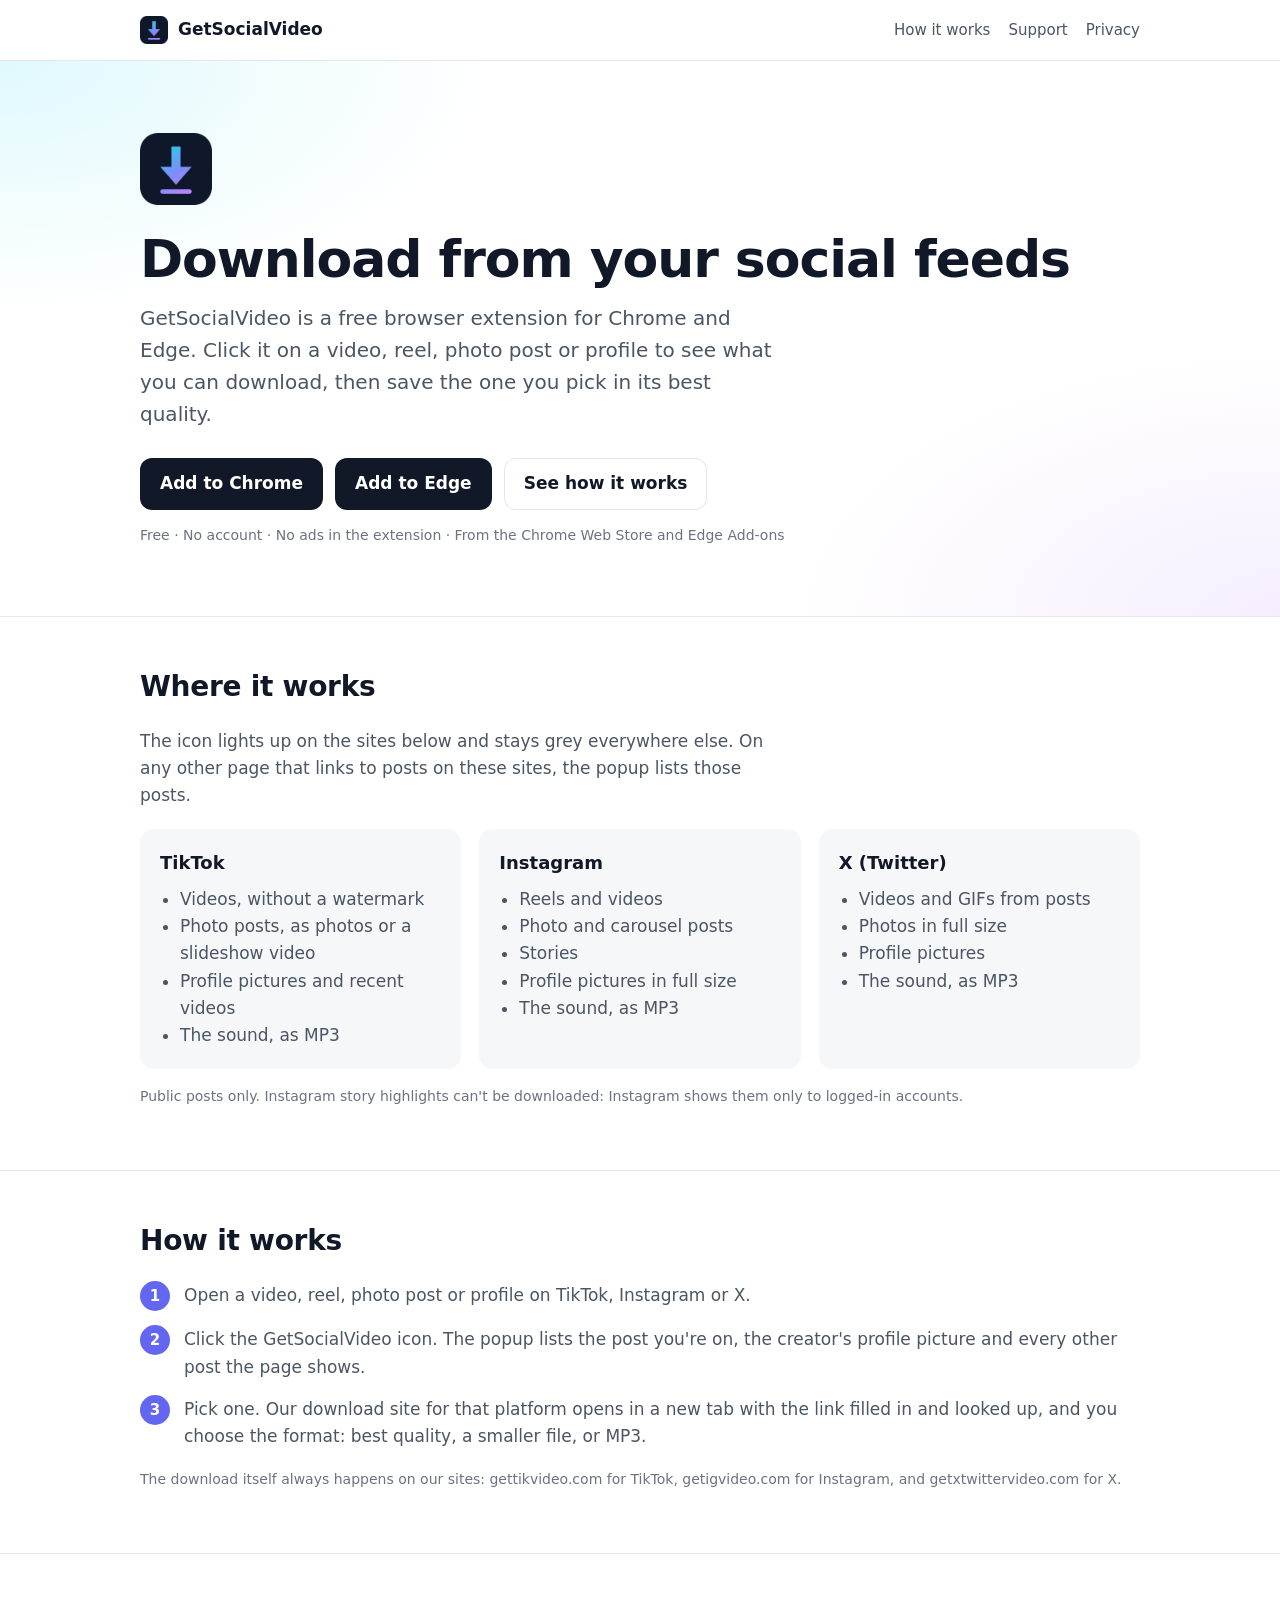
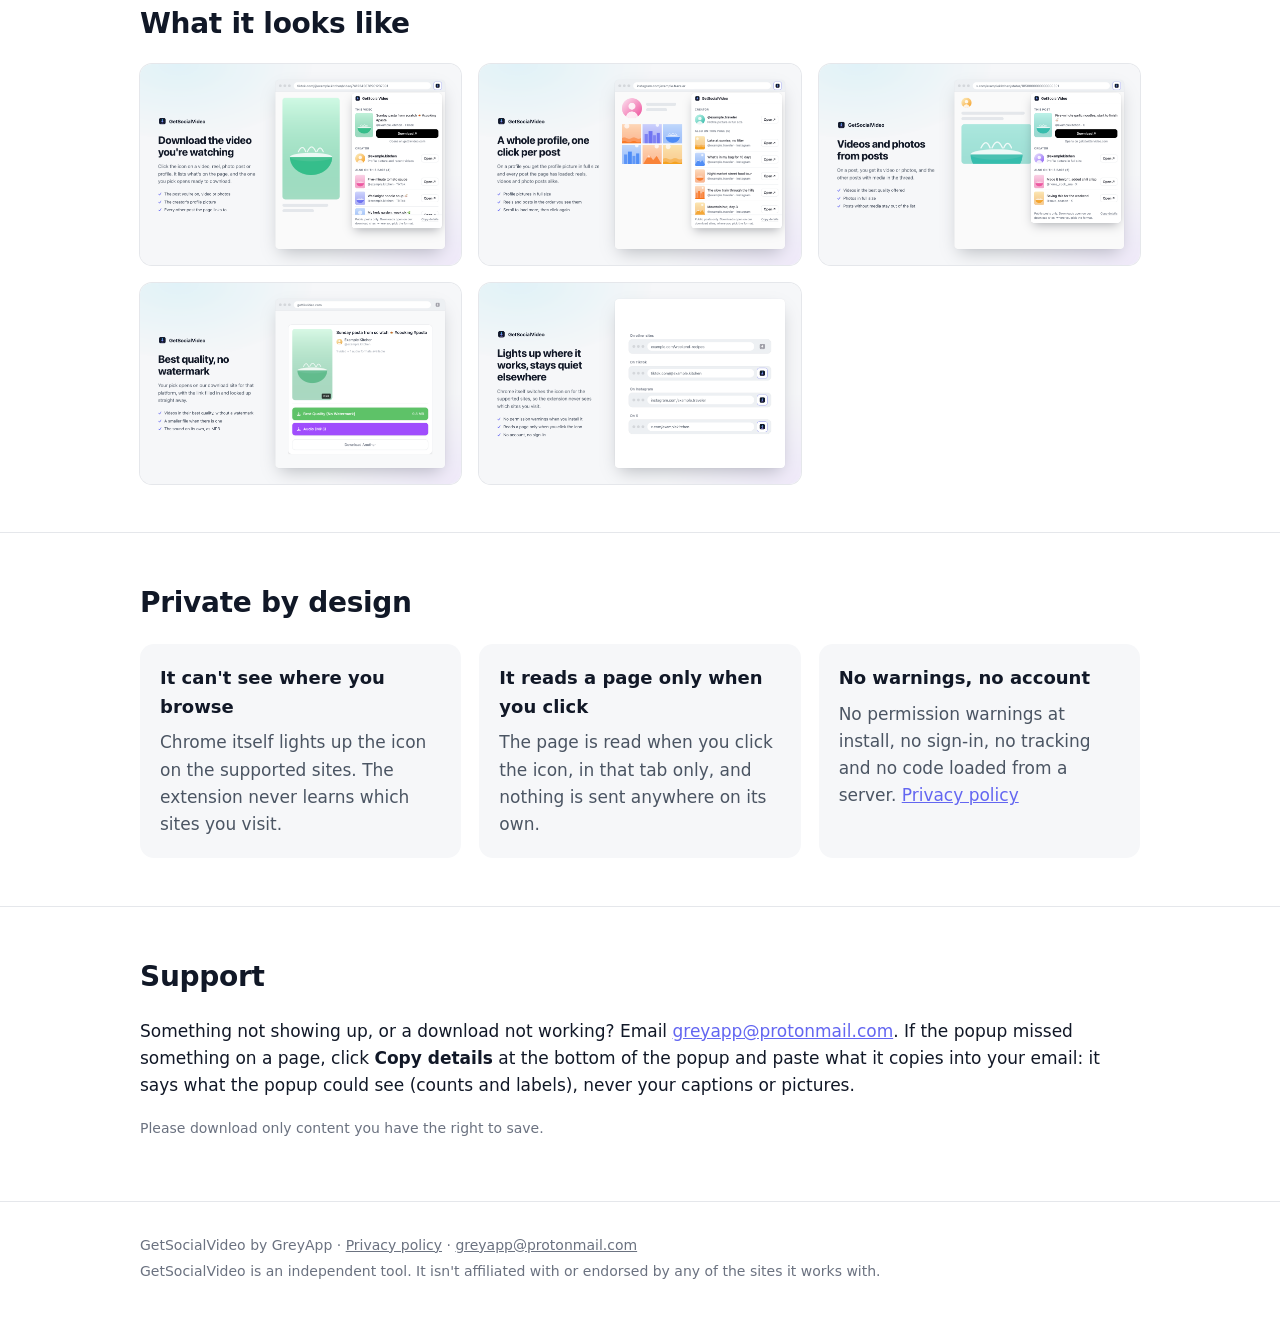
<file: index.html>
<!doctype html>
<html lang="en">
<head>
<meta charset="utf-8">
<meta name="viewport" content="width=device-width, initial-scale=1">
<title>GetSocialVideo – Social Media Downloader for Chrome and Edge</title>
<meta name="description" content="A free browser extension for Chrome and Edge. Click it on a video, reel, photo post or profile to see what you can download, then save it in its best quality.">
<link rel="canonical" href="https://greayapp.github.io/getsocialvideo/">
<meta property="og:title" content="GetSocialVideo – Social Media Downloader">
<meta property="og:description" content="Save videos, photos and profile pictures from your social feeds. Free, for Chrome and Edge.">
<meta property="og:image" content="https://greayapp.github.io/getsocialvideo/img/screenshot-1-video.png">
<meta property="og:url" content="https://greayapp.github.io/getsocialvideo/">
<link rel="icon" type="image/png" href="favicon.png">
<link rel="apple-touch-icon" href="apple-touch-icon.png">
<link rel="stylesheet" href="style.css">
</head>
<body>
<header class="top"><div class="wrap">
    <a class="brand" href="./"><img src="favicon.png" alt="">GetSocialVideo</a>
    <nav><a class="wide" href="#how">How it works</a><a href="#support">Support</a><a href="privacy/">Privacy</a></nav>
</div></header>

<main>
<div class="hero"><div class="wrap">
    <img class="mark" src="apple-touch-icon.png" alt="">
    <h1>Download from your social feeds</h1>
    <p class="lead">GetSocialVideo is a free browser extension for Chrome and Edge. Click it on a video, reel, photo post or profile to see what you can download, then save the one you pick in its best quality.</p>
    <div class="cta" id="install">
        <a class="button" href="https://chromewebstore.google.com/detail/getsocialvideo-%E2%80%93-social-m/lamlifpebefeanbopfkpcmdgnklfpcfk?utm_source=website&amp;utm_medium=home">Add to Chrome</a>
        <a class="button" href="https://microsoftedge.microsoft.com/addons/detail/getsocialvideo-%E2%80%93-social-m/cenlfpholfoelgaekpmachdgbjmpinog?utm_source=website&amp;utm_medium=home">Add to Edge</a>
        <a class="button ghost" href="#how">See how it works</a>
    </div>
    <p class="small" style="margin-top:14px">Free · No account · No ads in the extension · From the Chrome Web Store and Edge Add-ons</p>
</div></div>

<section id="supported"><div class="wrap">
    <h2>Where it works</h2>
    <p class="lead" style="font-size:17px;margin-bottom:20px">The icon lights up on the sites below and stays grey everywhere else. On any other page that links to posts on these sites, the popup lists those posts.</p>
    <div class="grid">
        <div class="card"><h3>TikTok</h3><ul><li>Videos, without a watermark</li><li>Photo posts, as photos or a slideshow video</li><li>Profile pictures and recent videos</li><li>The sound, as MP3</li></ul></div>
        <div class="card"><h3>Instagram</h3><ul><li>Reels and videos</li><li>Photo and carousel posts</li><li>Stories</li><li>Profile pictures in full size</li><li>The sound, as MP3</li></ul></div>
        <div class="card"><h3>X (Twitter)</h3><ul><li>Videos and GIFs from posts</li><li>Photos in full size</li><li>Profile pictures</li><li>The sound, as MP3</li></ul></div>
    </div>
    <p class="small" style="margin-top:16px">Public posts only. Instagram story highlights can't be downloaded: Instagram shows them only to logged-in accounts.</p>
</div></section>

<section id="how"><div class="wrap">
    <h2>How it works</h2>
    <ol class="steps">
        <li>Open a video, reel, photo post or profile on TikTok, Instagram or X.</li>
        <li>Click the GetSocialVideo icon. The popup lists the post you're on, the creator's profile picture and every other post the page shows.</li>
        <li>Pick one. Our download site for that platform opens in a new tab with the link filled in and looked up, and you choose the format: best quality, a smaller file, or MP3.</li>
    </ol>
    <p class="small" style="margin-top:18px">The download itself always happens on our sites: gettikvideo.com for TikTok, getigvideo.com for Instagram, and getxtwittervideo.com for X.</p>
</div></section>

<section id="screens"><div class="wrap">
    <h2>What it looks like</h2>
    <div class="shots">
        <img src="img/screenshot-1-video.png" alt="The popup on a video page, listing the video, its creator and other posts" loading="lazy" width="1280" height="800">
        <img src="img/screenshot-2-profile.png" alt="The popup on a profile, listing the profile picture and the profile's posts" loading="lazy" width="1280" height="800">
        <img src="img/screenshot-3-post.png" alt="The popup on a post with a video, and replies with photos" loading="lazy" width="1280" height="800">
        <img src="img/screenshot-4-site.png" alt="The download site's result, offering the best quality without a watermark and MP3" loading="lazy" width="1280" height="800">
        <img src="img/screenshot-5-icon.png" alt="The toolbar icon, grey on other sites and lit on the supported ones" loading="lazy" width="1280" height="800">
    </div>
</div></section>

<section id="private"><div class="wrap">
    <h2>Private by design</h2>
    <div class="grid">
        <div class="card"><h3>It can't see where you browse</h3><p>Chrome itself lights up the icon on the supported sites. The extension never learns which sites you visit.</p></div>
        <div class="card"><h3>It reads a page only when you click</h3><p>The page is read when you click the icon, in that tab only, and nothing is sent anywhere on its own.</p></div>
        <div class="card"><h3>No warnings, no account</h3><p>No permission warnings at install, no sign-in, no tracking and no code loaded from a server. <a href="privacy/">Privacy policy</a></p></div>
    </div>
</div></section>

<section id="support"><div class="wrap">
    <h2>Support</h2>
    <p>Something not showing up, or a download not working? Email <a href="mailto:greyapp@protonmail.com">greyapp@protonmail.com</a>. If the popup missed something on a page, click <strong>Copy details</strong> at the bottom of the popup and paste what it copies into your email: it says what the popup could see (counts and labels), never your captions or pictures.</p>
    <p class="small">Please download only content you have the right to save.</p>
</div></section>
</main>

<footer><div class="wrap">
    <p>GetSocialVideo by GreyApp · <a href="privacy/">Privacy policy</a> · <a href="mailto:greyapp@protonmail.com">greyapp@protonmail.com</a></p>
    <p>GetSocialVideo is an independent tool. It isn't affiliated with or endorsed by any of the sites it works with.</p>
</div></footer>
</body>
</html>
</file>
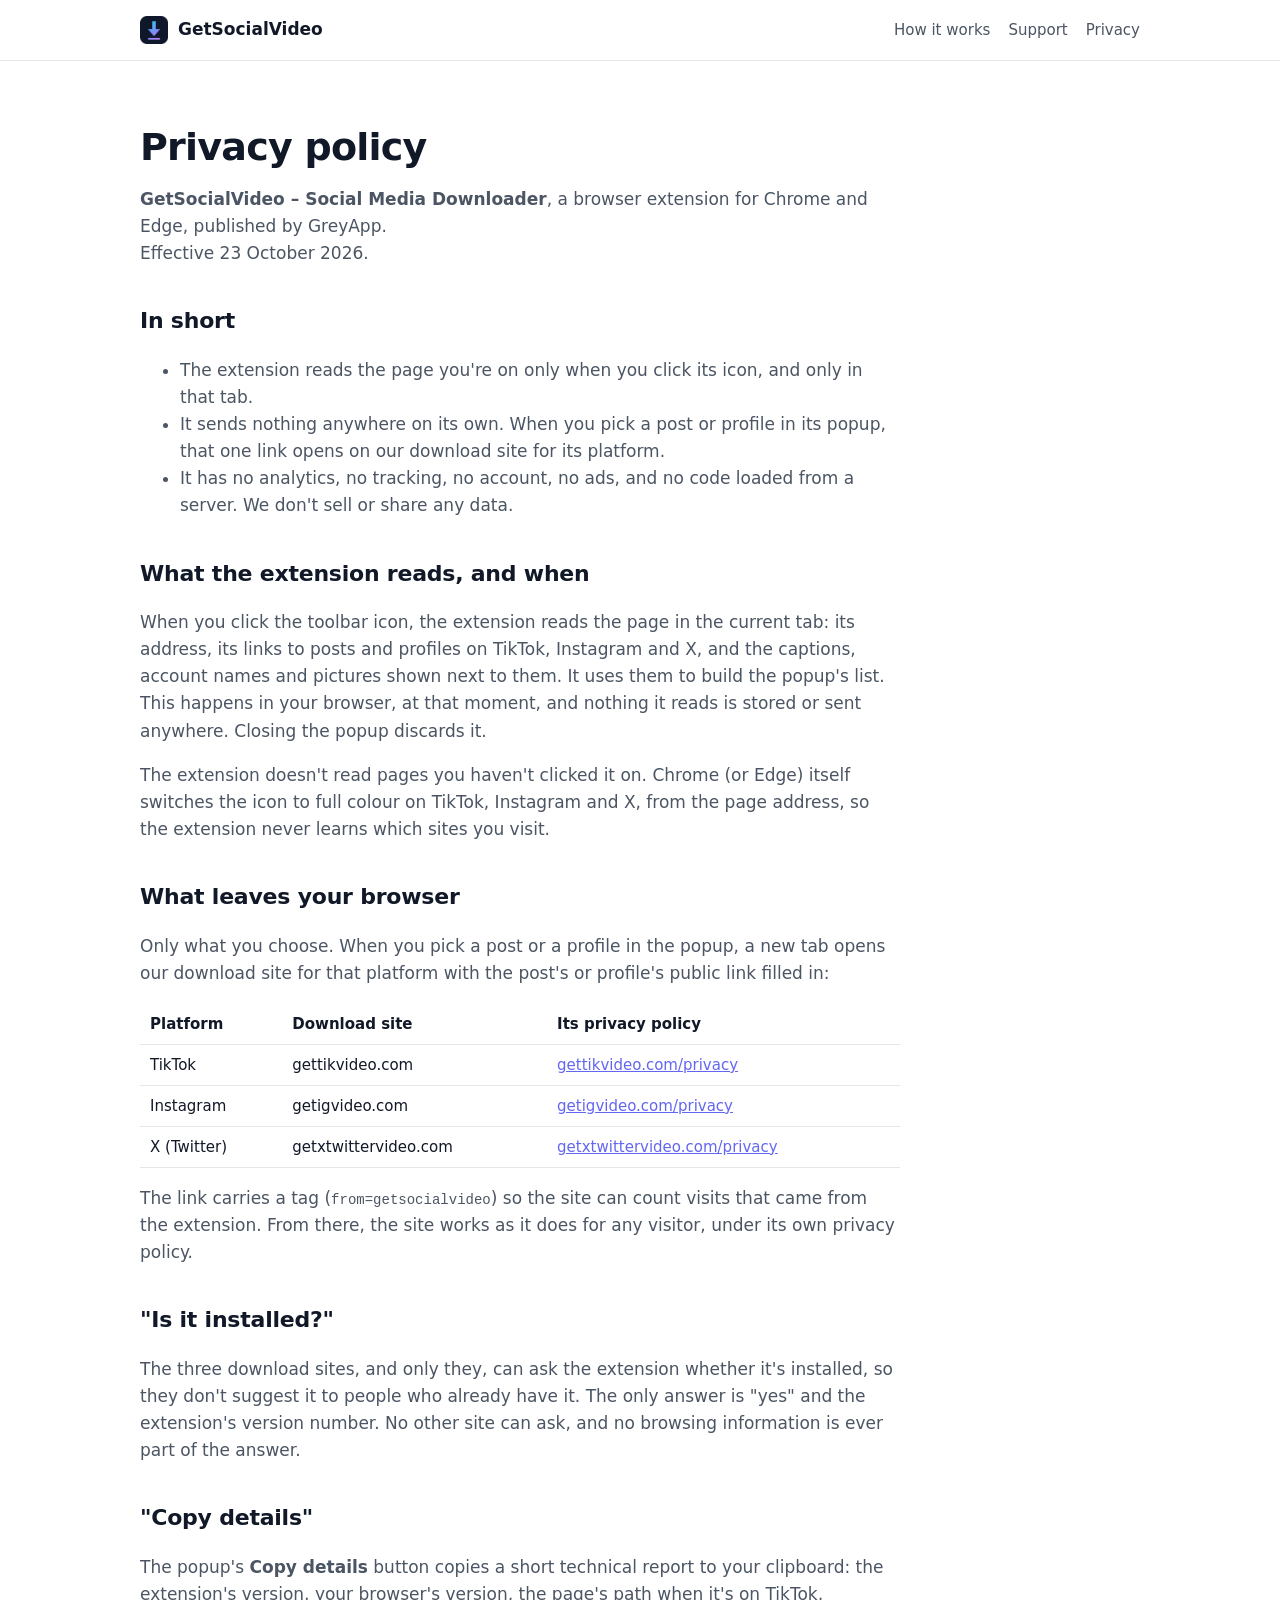
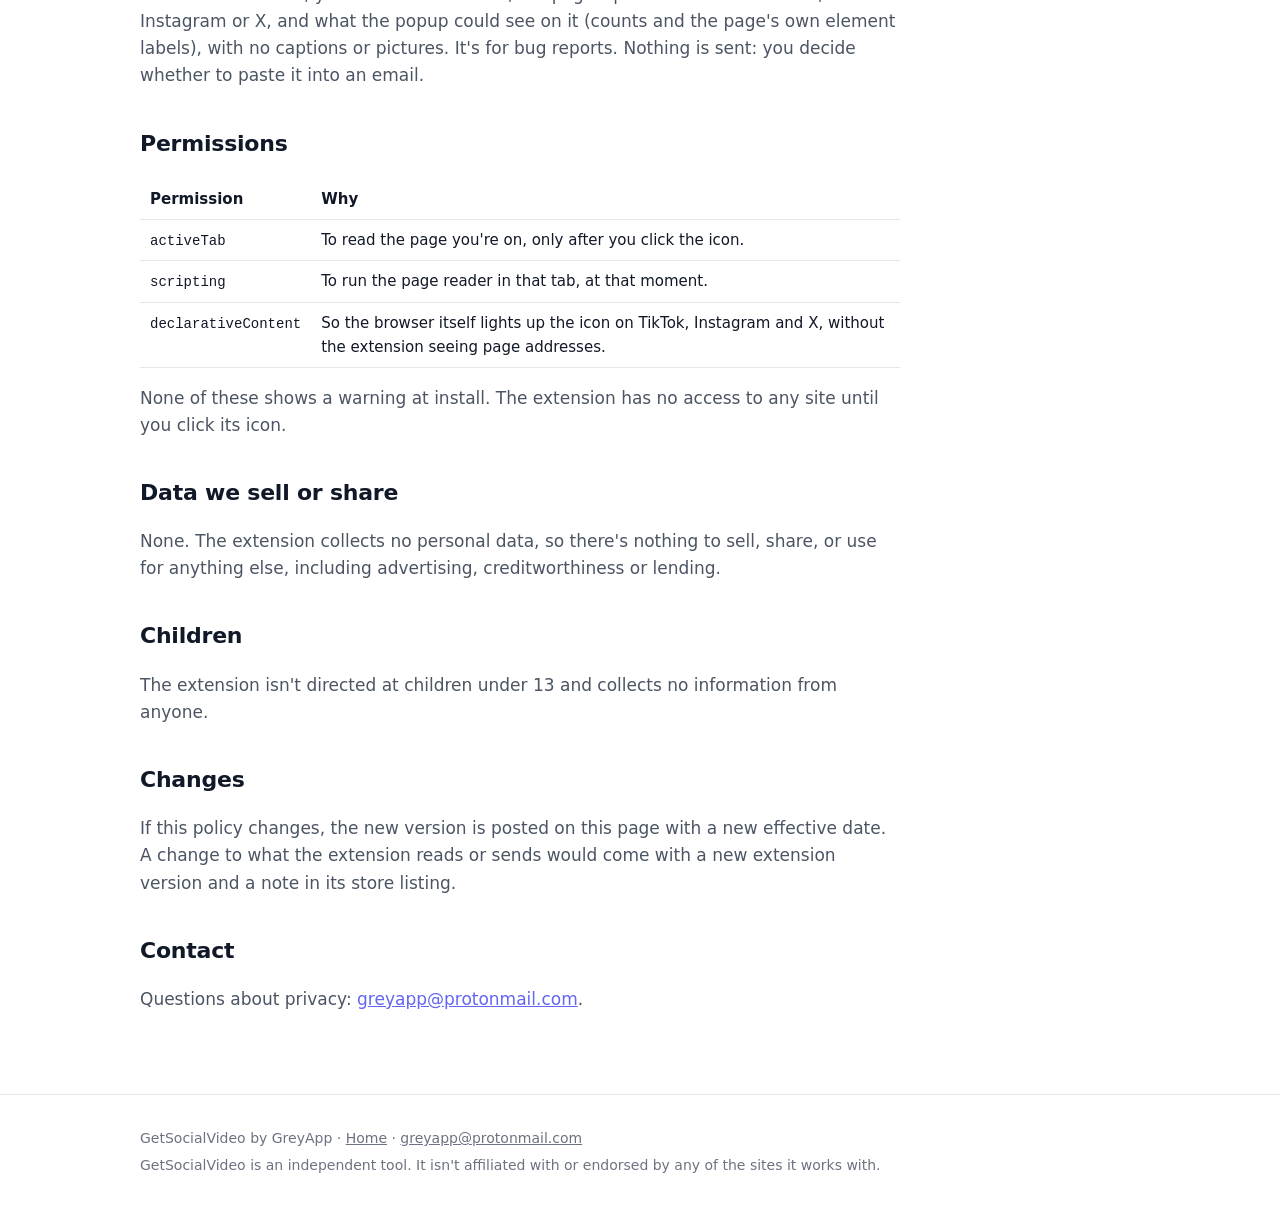
<file: privacy/index.html>
<!doctype html>
<html lang="en">
<head>
<meta charset="utf-8">
<meta name="viewport" content="width=device-width, initial-scale=1">
<title>Privacy Policy – GetSocialVideo</title>
<meta name="description" content="What the GetSocialVideo browser extension reads, what it sends, and what it never does.">
<link rel="canonical" href="https://greayapp.github.io/getsocialvideo/privacy/">
<link rel="icon" type="image/png" href="../favicon.png">
<link rel="stylesheet" href="../style.css">
</head>
<body>
<header class="top"><div class="wrap">
    <a class="brand" href="../"><img src="../favicon.png" alt="">GetSocialVideo</a>
    <nav><a class="wide" href="../#how">How it works</a><a href="../#support">Support</a><a href="./">Privacy</a></nav>
</div></header>

<main class="wrap">
<article class="doc">
    <h1>Privacy policy</h1>
    <p><strong>GetSocialVideo – Social Media Downloader</strong>, a browser extension for Chrome and Edge, published by GreyApp.<br>
    Effective 23 October 2026.</p>

    <h2>In short</h2>
    <ul>
        <li>The extension reads the page you're on only when you click its icon, and only in that tab.</li>
        <li>It sends nothing anywhere on its own. When you pick a post or profile in its popup, that one link opens on our download site for its platform.</li>
        <li>It has no analytics, no tracking, no account, no ads, and no code loaded from a server. We don't sell or share any data.</li>
    </ul>

    <h2>What the extension reads, and when</h2>
    <p>When you click the toolbar icon, the extension reads the page in the current tab: its address, its links to posts and profiles on TikTok, Instagram and X, and the captions, account names and pictures shown next to them. It uses them to build the popup's list. This happens in your browser, at that moment, and nothing it reads is stored or sent anywhere. Closing the popup discards it.</p>
    <p>The extension doesn't read pages you haven't clicked it on. Chrome (or Edge) itself switches the icon to full colour on TikTok, Instagram and X, from the page address, so the extension never learns which sites you visit.</p>

    <h2>What leaves your browser</h2>
    <p>Only what you choose. When you pick a post or a profile in the popup, a new tab opens our download site for that platform with the post's or profile's public link filled in:</p>
    <table>
        <tr><th>Platform</th><th>Download site</th><th>Its privacy policy</th></tr>
        <tr><td>TikTok</td><td>gettikvideo.com</td><td><a href="https://gettikvideo.com/privacy">gettikvideo.com/privacy</a></td></tr>
        <tr><td>Instagram</td><td>getigvideo.com</td><td><a href="https://getigvideo.com/privacy">getigvideo.com/privacy</a></td></tr>
        <tr><td>X (Twitter)</td><td>getxtwittervideo.com</td><td><a href="https://getxtwittervideo.com/privacy">getxtwittervideo.com/privacy</a></td></tr>
    </table>
    <p>The link carries a tag (<code>from=getsocialvideo</code>) so the site can count visits that came from the extension. From there, the site works as it does for any visitor, under its own privacy policy.</p>

    <h2>"Is it installed?"</h2>
    <p>The three download sites, and only they, can ask the extension whether it's installed, so they don't suggest it to people who already have it. The only answer is "yes" and the extension's version number. No other site can ask, and no browsing information is ever part of the answer.</p>

    <h2>"Copy details"</h2>
    <p>The popup's <strong>Copy details</strong> button copies a short technical report to your clipboard: the extension's version, your browser's version, the page's path when it's on TikTok, Instagram or X, and what the popup could see on it (counts and the page's own element labels), with no captions or pictures. It's for bug reports. Nothing is sent: you decide whether to paste it into an email.</p>

    <h2>Permissions</h2>
    <table>
        <tr><th>Permission</th><th>Why</th></tr>
        <tr><td><code>activeTab</code></td><td>To read the page you're on, only after you click the icon.</td></tr>
        <tr><td><code>scripting</code></td><td>To run the page reader in that tab, at that moment.</td></tr>
        <tr><td><code>declarativeContent</code></td><td>So the browser itself lights up the icon on TikTok, Instagram and X, without the extension seeing page addresses.</td></tr>
    </table>
    <p>None of these shows a warning at install. The extension has no access to any site until you click its icon.</p>

    <h2>Data we sell or share</h2>
    <p>None. The extension collects no personal data, so there's nothing to sell, share, or use for anything else, including advertising, creditworthiness or lending.</p>

    <h2>Children</h2>
    <p>The extension isn't directed at children under 13 and collects no information from anyone.</p>

    <h2>Changes</h2>
    <p>If this policy changes, the new version is posted on this page with a new effective date. A change to what the extension reads or sends would come with a new extension version and a note in its store listing.</p>

    <h2>Contact</h2>
    <p>Questions about privacy: <a href="mailto:greyapp@protonmail.com">greyapp@protonmail.com</a>.</p>
</article>
</main>

<footer><div class="wrap">
    <p>GetSocialVideo by GreyApp · <a href="../">Home</a> · <a href="mailto:greyapp@protonmail.com">greyapp@protonmail.com</a></p>
    <p>GetSocialVideo is an independent tool. It isn't affiliated with or endorsed by any of the sites it works with.</p>
</div></footer>
</body>
</html>
</file>
<file: style.css>
:root {
    color-scheme: light dark;
    --bg: #ffffff;
    --soft: #f6f7f9;
    --text: #111827;
    --muted: #4b5563;
    --faint: #6b7280;
    --line: #e5e7eb;
    --accent: #6366f1;
    --button: #111827;
    --button-text: #ffffff;
}
@media (prefers-color-scheme: dark) {
    :root {
        --bg: #0b0d17;
        --soft: #131627;
        --text: #f3f4f6;
        --muted: #c7c9d1;
        --faint: #9ca3af;
        --line: #262a3d;
        --accent: #818cf8;
        --button: #ffffff;
        --button-text: #0b0d17;
    }
}
* { box-sizing: border-box; }
html { -webkit-text-size-adjust: 100%; }
body {
    margin: 0;
    background: var(--bg);
    color: var(--text);
    font: 17px/1.6 -apple-system, BlinkMacSystemFont, "Segoe UI", system-ui, Roboto, sans-serif;
    -webkit-font-smoothing: antialiased;
}
a { color: var(--accent); }
.wrap { max-width: 1040px; margin: 0 auto; padding: 0 20px; }
header.top { border-bottom: 1px solid var(--line); }
header.top .wrap { display: flex; align-items: center; justify-content: space-between; height: 60px; }
.brand { display: flex; align-items: center; gap: 10px; color: var(--text); font-weight: 700; text-decoration: none; }
.brand img { width: 28px; height: 28px; }
nav a { color: var(--muted); text-decoration: none; margin-left: 18px; font-size: 15px; }
nav a:hover { color: var(--text); }

.hero {
    padding: 72px 0 56px;
    background: radial-gradient(700px 360px at 0% 0%, rgba(34, 211, 238, .14), transparent 70%),
                radial-gradient(700px 380px at 100% 100%, rgba(192, 132, 252, .14), transparent 70%);
}
.hero .mark { width: 72px; height: 72px; }
h1 { font-size: clamp(34px, 6vw, 52px); line-height: 1.1; letter-spacing: -0.02em; margin: 18px 0 14px; }
.lead { font-size: 20px; color: var(--muted); max-width: 640px; margin: 0; }
.cta { display: flex; flex-wrap: wrap; gap: 12px; margin-top: 28px; align-items: center; }
.button {
    display: inline-block; padding: 12px 20px; border-radius: 12px; background: var(--button); color: var(--button-text);
    font-weight: 600; text-decoration: none;
}
.button.ghost { background: transparent; color: var(--text); box-shadow: inset 0 0 0 1px var(--line); }
.small { font-size: 14px; color: var(--faint); }

section { padding: 48px 0; border-top: 1px solid var(--line); }
h2 { font-size: 28px; letter-spacing: -0.01em; margin: 0 0 18px; }
h3 { font-size: 18px; margin: 0 0 8px; }
.grid { display: grid; gap: 18px; grid-template-columns: repeat(auto-fit, minmax(240px, 1fr)); }
.card { background: var(--soft); border-radius: 14px; padding: 20px; }
.card ul, .card ol { margin: 0; padding-left: 20px; color: var(--muted); }
.card p { margin: 0; color: var(--muted); }
.steps { counter-reset: step; list-style: none; padding: 0; margin: 0; display: grid; gap: 14px; }
.steps li { counter-increment: step; display: flex; gap: 14px; align-items: baseline; color: var(--muted); }
.steps li::before {
    content: counter(step); flex: 0 0 30px; height: 30px; border-radius: 50%; display: grid; place-items: center;
    background: var(--accent); color: #fff; font-weight: 700; font-size: 15px;
}
.shots { display: grid; gap: 18px; grid-template-columns: repeat(auto-fit, minmax(300px, 1fr)); }
.shots img { width: 100%; height: auto; border-radius: 12px; box-shadow: 0 0 0 1px var(--line); }

article.doc { max-width: 760px; padding: 48px 0 64px; }
article.doc h1 { font-size: 38px; }
article.doc h2 { font-size: 22px; margin-top: 36px; }
article.doc p, article.doc li { color: var(--muted); }
article.doc table { border-collapse: collapse; width: 100%; font-size: 15px; }
article.doc th, article.doc td { text-align: left; padding: 8px 10px; border-bottom: 1px solid var(--line); vertical-align: top; }
article.doc code { font-size: 14px; }

footer { border-top: 1px solid var(--line); padding: 28px 0 40px; color: var(--faint); font-size: 14px; }
footer p { margin: 4px 0; }
footer a { color: var(--faint); }
nav a { white-space: nowrap; }
@media (max-width: 520px) {
    nav a { margin-left: 12px; font-size: 14px; }
    nav a.wide { display: none; }
}
</file>
